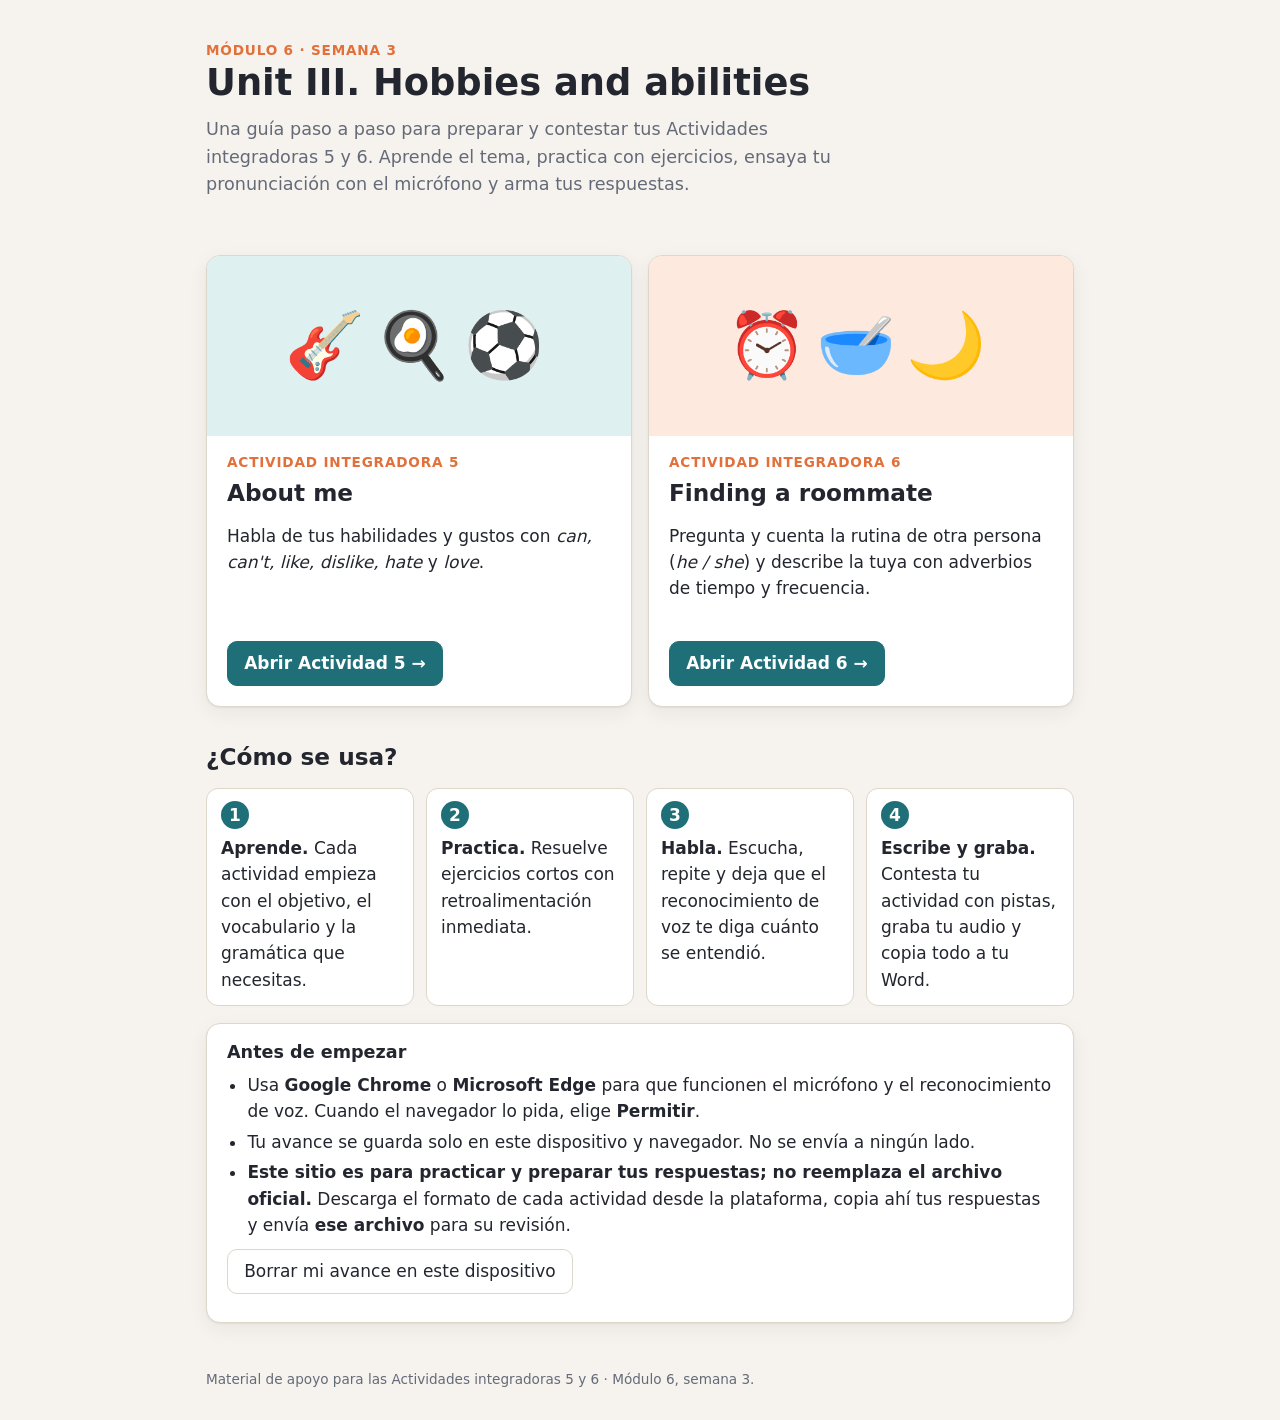
<file: index.html>
<!doctype html>
<html lang="es">
<head>
  <meta charset="utf-8">
  <meta name="viewport" content="width=device-width, initial-scale=1">
  <title>Unit III. Hobbies and abilities · M06 S3</title>
  <meta name="description" content="Guía interactiva para las Actividades integradoras 5 y 6 del Módulo 6, semana 3: vocabulario, práctica, ejercicios de voz y ayuda para escribir tus respuestas.">
  <link rel="stylesheet" href="assets/app.css">
</head>
<body>
  <div class="wrap">
    <header class="hero">
      <div class="step-kicker">Módulo 6 · Semana 3</div>
      <h1>Unit III. Hobbies and abilities</h1>
      <p>Una guía paso a paso para preparar y contestar tus Actividades integradoras 5 y 6. Aprende el tema, practica con ejercicios, ensaya tu pronunciación con el micrófono y arma tus respuestas.</p>
    </header>

    <div class="acts">
      <a class="card act" href="actividad-5.html">
        <div class="ban" aria-hidden="true">🎸🍳⚽</div>
        <div class="body">
          <div class="step-kicker">Actividad integradora 5</div>
          <h2>About me</h2>
          <p>Habla de tus habilidades y gustos con <span class="en">can, can't, like, dislike, hate</span> y <span class="en">love</span>.</p>
          <p class="small muted" id="prog-ai5"></p>
          <span class="btn primary">Abrir Actividad 5 →</span>
        </div>
      </a>
      <a class="card act" href="actividad-6.html">
        <div class="ban alt" aria-hidden="true">⏰🥣🌙</div>
        <div class="body">
          <div class="step-kicker">Actividad integradora 6</div>
          <h2>Finding a roommate</h2>
          <p>Pregunta y cuenta la rutina de otra persona (<span class="en">he / she</span>) y describe la tuya con adverbios de tiempo y frecuencia.</p>
          <p class="small muted" id="prog-ai6"></p>
          <span class="btn primary">Abrir Actividad 6 →</span>
        </div>
      </a>
    </div>

    <h2>¿Cómo se usa?</h2>
    <ol class="how">
      <li><b>Aprende.</b> Cada actividad empieza con el objetivo, el vocabulario y la gramática que necesitas.</li>
      <li><b>Practica.</b> Resuelve ejercicios cortos con retroalimentación inmediata.</li>
      <li><b>Habla.</b> Escucha, repite y deja que el reconocimiento de voz te diga cuánto se entendió.</li>
      <li><b>Escribe y graba.</b> Contesta tu actividad con pistas, graba tu audio y copia todo a tu Word.</li>
    </ol>

    <div class="card">
      <h3>Antes de empezar</h3>
      <ul class="clean">
        <li>Usa <b>Google Chrome</b> o <b>Microsoft Edge</b> para que funcionen el micrófono y el reconocimiento de voz. Cuando el navegador lo pida, elige <b>Permitir</b>.</li>
        <li>Tu avance se guarda solo en este dispositivo y navegador. No se envía a ningún lado.</li>
        <li><b>Este sitio es para practicar y preparar tus respuestas; no reemplaza el archivo oficial.</b> Descarga el formato de cada actividad desde la plataforma, copia ahí tus respuestas y envía <b>ese archivo</b> para su revisión.</li>
      </ul>
      <p class="noprint"><button type="button" id="reset">Borrar mi avance en este dispositivo</button></p>
    </div>

    <footer class="site">Material de apoyo para las Actividades integradoras 5 y 6 · Módulo 6, semana 3.</footer>
  </div>
  <script>
    (function () {
      var IDS = ["ai5", "ai6"];
      IDS.forEach(function (id) {
        try {
          var s = JSON.parse(localStorage.getItem("m06s2:" + id) || "null");
          if (s && s.seen && Object.keys(s.seen).length) document.getElementById("prog-" + id).textContent = "Ya empezaste: vas en el paso " + ((s.step || 0) + 1) + ".";
        } catch (e) {}
      });
      document.getElementById("reset").addEventListener("click", function () {
        if (!confirm("¿Borrar todas tus respuestas y tu avance de las dos actividades en este dispositivo? No se puede deshacer.")) return;
        try { IDS.forEach(function (id) { localStorage.removeItem("m06s2:" + id); }); } catch (e) {}
        location.reload();
      });
    })();
  </script>
</body>
</html>
</file>
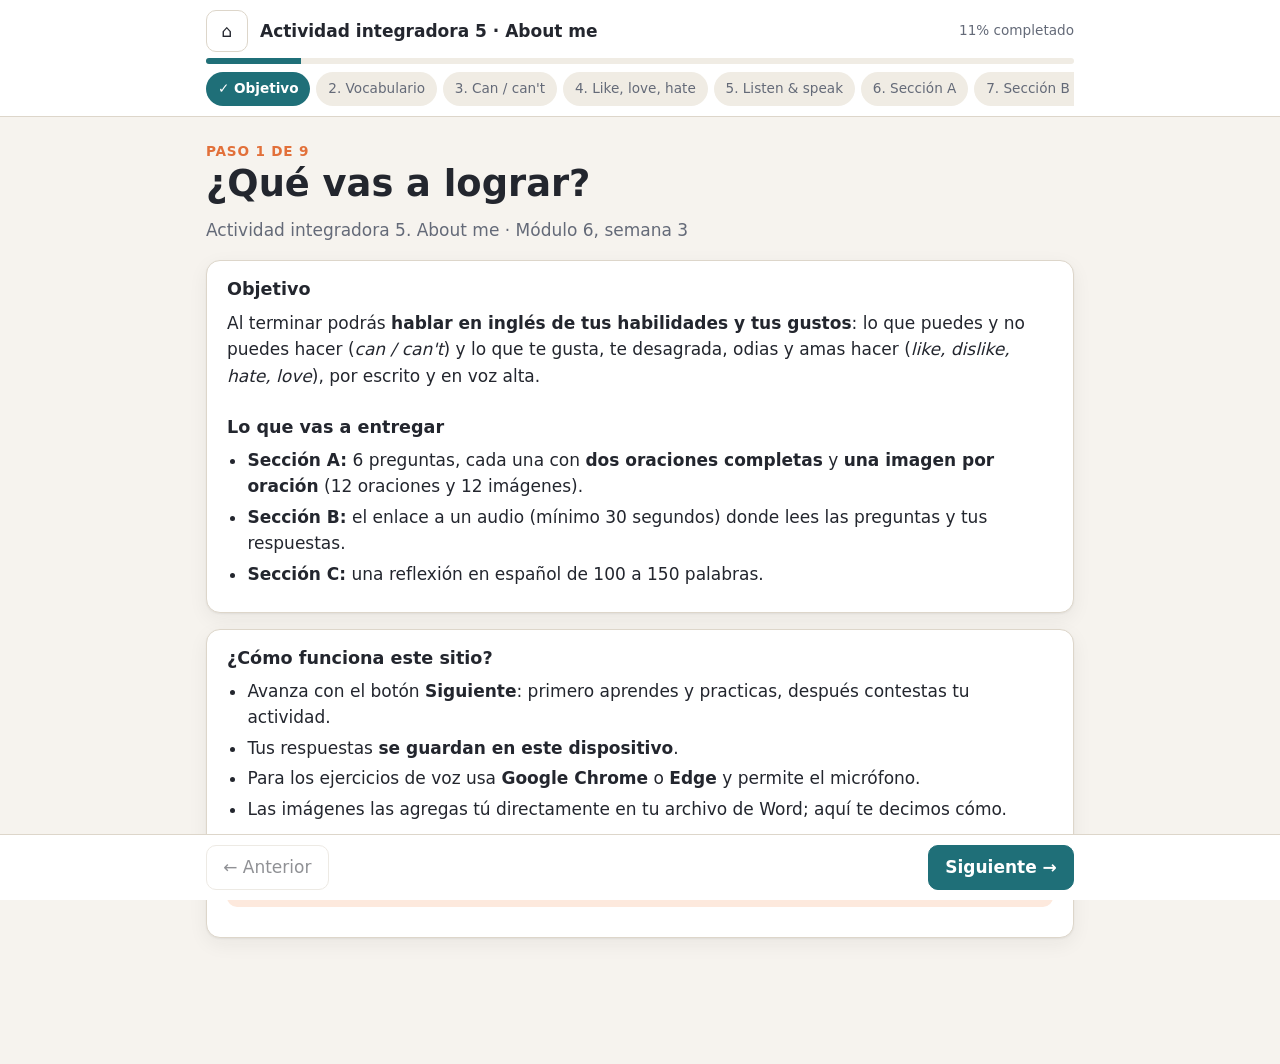
<file: actividad-5.html>
<!doctype html>
<html lang="es">
<head>
  <meta charset="utf-8">
  <meta name="viewport" content="width=device-width, initial-scale=1">
  <title>Actividad integradora 5 · About me</title>
  <meta name="description" content="Guía paso a paso para la Actividad integradora 5 (M06 S3): habla de tus habilidades y gustos con can, like, dislike, hate y love.">
  <link rel="stylesheet" href="assets/app.css">
</head>
<body>
  <noscript><p style="padding:20px">Este sitio necesita JavaScript para funcionar.</p></noscript>
  <script src="assets/ai5.js"></script>
  <script src="assets/app.js"></script>
</body>
</html>
</file>
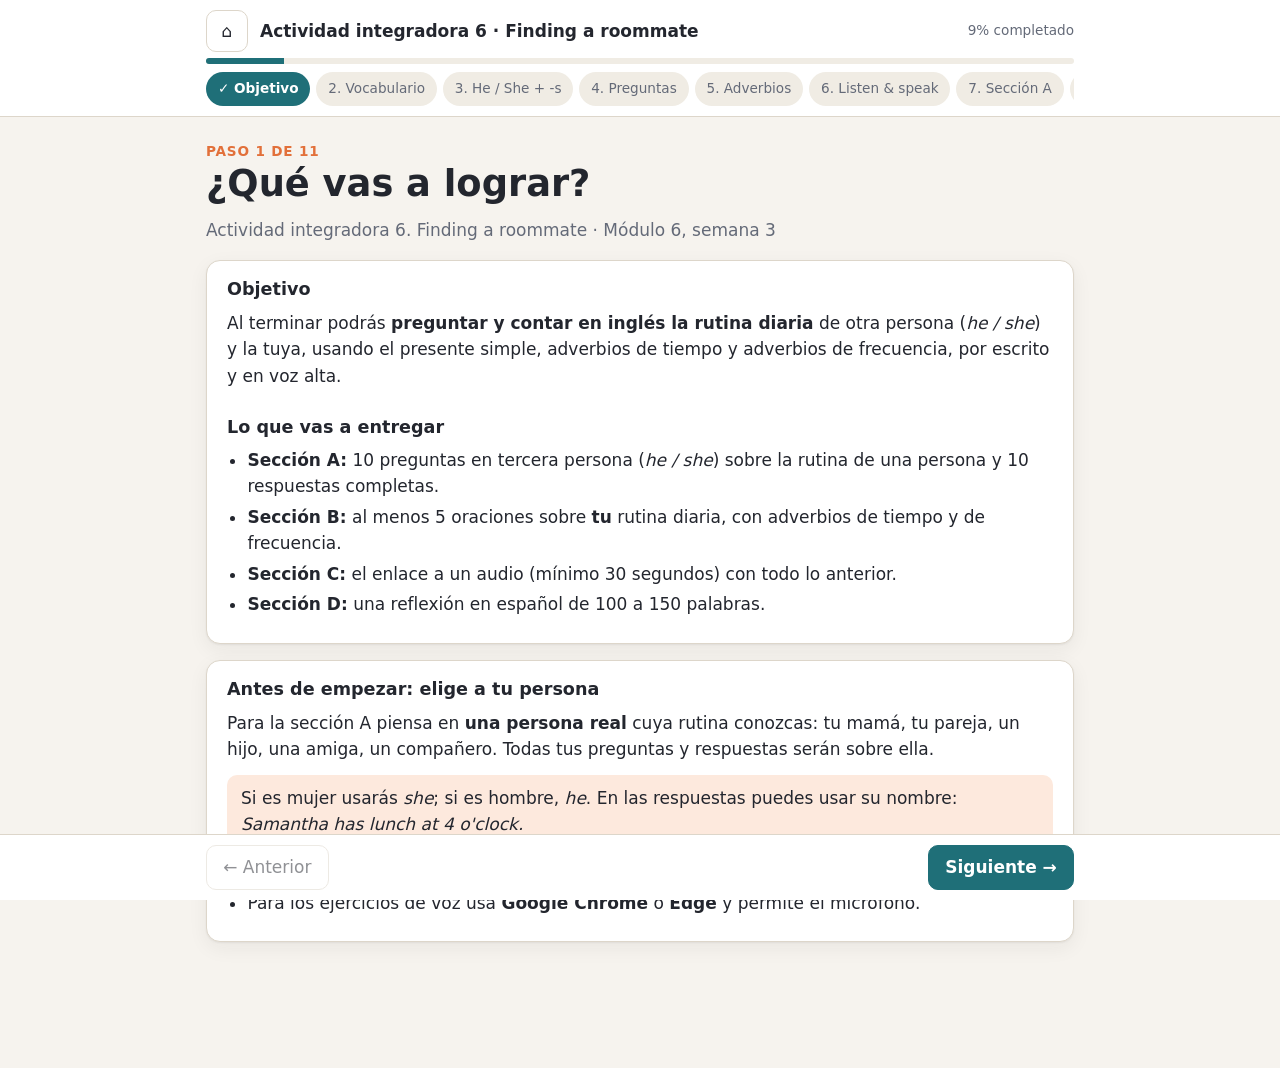
<file: actividad-6.html>
<!doctype html>
<html lang="es">
<head>
  <meta charset="utf-8">
  <meta name="viewport" content="width=device-width, initial-scale=1">
  <title>Actividad integradora 6 · Finding a roommate</title>
  <meta name="description" content="Guía paso a paso para la Actividad integradora 6 (M06 S3): pregunta y cuenta la rutina diaria en tercera persona y describe la tuya.">
  <link rel="stylesheet" href="assets/app.css">
</head>
<body>
  <noscript><p style="padding:20px">Este sitio necesita JavaScript para funcionar.</p></noscript>
  <script src="assets/ai6.js"></script>
  <script src="assets/app.js"></script>
</body>
</html>
</file>
<file: assets/app.css>
:root {
  --bg: #f6f3ee;
  --surface: #ffffff;
  --surface-2: #f0ece4;
  --ink: #23262e;
  --muted: #646a78;
  --line: #ddd6ca;
  --brand: #1f6f78;
  --brand-ink: #ffffff;
  --brand-soft: #dff0f1;
  --accent: #e2703a;
  --accent-soft: #fde9dd;
  --ok: #24804a;
  --ok-soft: #dff3e6;
  --bad: #b83a3a;
  --bad-soft: #fbe3e3;
  --warn-soft: #fff4cf;
  --radius: 14px;
  --shadow: 0 1px 2px rgba(30, 30, 40, .06), 0 6px 20px rgba(30, 30, 40, .06);
}
@media (prefers-color-scheme: dark) {
  :root {
    --bg: #15181d;
    --surface: #1e232b;
    --surface-2: #262c36;
    --ink: #eceef2;
    --muted: #a3aab8;
    --line: #353d4a;
    --brand: #5cc0c9;
    --brand-ink: #0d2225;
    --brand-soft: #1d3a3e;
    --accent: #f0935f;
    --accent-soft: #46291a;
    --ok: #6fd296;
    --ok-soft: #1c3a29;
    --bad: #f08a8a;
    --bad-soft: #472323;
    --warn-soft: #443a16;
    --shadow: none;
  }
}
* { box-sizing: border-box; }
[hidden] { display: none !important; }
.fig .zoom { position: absolute; right: 8px; top: 8px; min-height: 34px; padding: .2em .7em; font-size: .85rem; background: #fff; color: #23262e; border-color: #23262e; box-shadow: 0 1px 6px rgba(0, 0, 0, .35); }
html { scroll-behavior: smooth; }
body {
  margin: 0;
  background: var(--bg);
  color: var(--ink);
  font: 17px/1.55 system-ui, -apple-system, "Segoe UI", Roboto, sans-serif;
}
img { max-width: 100%; display: block; }
h1, h2, h3 { line-height: 1.2; text-wrap: balance; }
h1 { font-size: clamp(1.6rem, 4vw, 2.3rem); margin: 0 0 .3em; }
h2 { font-size: 1.45rem; margin: 0 0 .5em; }
h3 { font-size: 1.1rem; margin: 1.6em 0 .5em; }
p { margin: .6em 0; }
a { color: var(--brand); }
.en { font-style: italic; }
.muted { color: var(--muted); }
.small { font-size: .88rem; }
.wrap { max-width: 900px; margin: 0 auto; padding: 0 16px; }

/* ---------- buttons ---------- */
button, .btn {
  font: inherit; cursor: pointer; border-radius: 10px; border: 1px solid var(--line);
  background: var(--surface); color: var(--ink); padding: .5em .95em; text-decoration: none;
  display: inline-flex; align-items: center; gap: .4em; min-height: 42px;
}
button:hover, .btn:hover { border-color: var(--brand); }
button:focus-visible, .btn:focus-visible, textarea:focus-visible, input:focus-visible, select:focus-visible {
  outline: 3px solid var(--accent); outline-offset: 2px;
}
button:disabled { opacity: .5; cursor: not-allowed; }
.primary { background: var(--brand); color: var(--brand-ink); border-color: var(--brand); font-weight: 600; }
.ghost { background: transparent; }
.icon { min-width: 42px; justify-content: center; padding: .4em .6em; }
.rec-on { background: var(--bad); color: #fff; border-color: var(--bad); animation: pulse 1.2s infinite; }
@keyframes pulse { 50% { opacity: .7; } }
@media (prefers-reduced-motion: reduce) { .rec-on { animation: none; } html { scroll-behavior: auto; } }

/* ---------- header / stepper ---------- */
.top { background: var(--surface); border-bottom: 1px solid var(--line); position: sticky; top: 0; z-index: 20; }
.top-row { display: flex; align-items: center; gap: 12px; padding: 10px 0 6px; }
.top-row .title { font-weight: 700; flex: 1; min-width: 0; white-space: nowrap; overflow: hidden; text-overflow: ellipsis; }
.top-row .pct { font-size: .85rem; color: var(--muted); white-space: nowrap; }
.bar { height: 6px; background: var(--surface-2); border-radius: 99px; overflow: hidden; }
.bar > i { display: block; height: 100%; width: 0; background: var(--brand); transition: width .3s; }
.steps { display: flex; gap: 6px; overflow-x: auto; padding: 8px 0 10px; scrollbar-width: thin; }
.steps button {
  white-space: nowrap; font-size: .85rem; min-height: 34px; padding: .25em .8em; border-radius: 99px;
  background: var(--surface-2); border-color: transparent; color: var(--muted);
}
.steps button.cur { background: var(--brand); color: var(--brand-ink); font-weight: 600; }
.steps button.done:not(.cur) { background: var(--ok-soft); color: var(--ok); }

main { padding: 24px 0 110px; }
.step-kicker { color: var(--accent); font-weight: 700; font-size: .85rem; letter-spacing: .06em; text-transform: uppercase; }
.card {
  background: var(--surface); border: 1px solid var(--line); border-radius: var(--radius);
  padding: 18px 20px; margin: 16px 0; box-shadow: var(--shadow);
}
.card > h3:first-child { margin-top: 0; }
.task { font-weight: 600; }
.note { background: var(--brand-soft); border-radius: 10px; padding: 10px 14px; margin: 12px 0; }
.note.warn { background: var(--warn-soft); }
.note.accent { background: var(--accent-soft); }
.badge { display: inline-block; font-size: .78rem; font-weight: 700; border-radius: 99px; padding: .15em .7em; background: var(--ok-soft); color: var(--ok); margin-left: .5em; vertical-align: middle; }

.navfoot { position: fixed; left: 0; right: 0; bottom: 0; background: var(--surface); border-top: 1px solid var(--line); z-index: 20; }
.navfoot .wrap { display: flex; justify-content: space-between; gap: 10px; padding-top: 10px; padding-bottom: 10px; }

/* ---------- tables / lists ---------- */
.tbl-wrap { overflow-x: auto; }
table { border-collapse: collapse; width: 100%; }
th, td { text-align: left; padding: 8px 10px; border-bottom: 1px solid var(--line); vertical-align: top; }
th { font-size: .85rem; color: var(--muted); }
ul.clean { padding-left: 1.2em; margin: .4em 0; }
ul.clean li { margin: .25em 0; }

/* ---------- vocab cards ---------- */
.vocab { display: grid; grid-template-columns: repeat(auto-fill, minmax(140px, 1fr)); gap: 10px; }
.vocab button {
  flex-direction: column; align-items: flex-start; gap: 0; padding: 10px 12px; text-align: left; min-height: 74px;
  background: var(--surface-2); border-color: transparent;
}
.vocab .emo { font-size: 1.5rem; line-height: 1.2; }
.vocab .w { font-weight: 700; }
.vocab .t { font-size: .85rem; color: var(--muted); }
.vocab button.heard { background: var(--brand-soft); }

/* ---------- prepositions art ---------- */
.preps { display: grid; grid-template-columns: repeat(auto-fill, minmax(150px, 1fr)); gap: 10px; }
.prep { background: var(--surface-2); border-radius: 12px; padding: 10px; text-align: center; }
.prep .art { height: 78px; position: relative; font-size: 1.7rem; }
.prep .art span { position: absolute; transform: translate(-50%, -50%); }
.prep b { display: block; }
.prep small { color: var(--muted); }
.prep button { margin-top: 6px; min-height: 32px; padding: .1em .6em; font-size: .85rem; }

/* ---------- figures with markers ---------- */
.fig { position: relative; margin: 12px auto; border-radius: 12px; overflow: hidden; border: 1px solid var(--line); background: #fff; max-width: 620px; }
.fig.tall { max-width: 420px; }
.fig.map { max-width: 100%; }
.fig img { width: 100%; }
.fig .mk {
  position: absolute; transform: translate(-50%, -50%); width: 30px; height: 30px; border-radius: 50%;
  background: #e2703a; color: #fff; font-weight: 800; display: grid; place-items: center;
  border: 2px solid #fff; box-shadow: 0 1px 6px rgba(0, 0, 0, .45); font-size: .95rem;
}
.fig .mk.dim { opacity: .35; }
.fig .ov { position: absolute; border: 2px solid #fff; box-shadow: 0 1px 6px rgba(0, 0, 0, .4); }
.fig-cap { text-align: center; font-size: .85rem; color: var(--muted); margin-top: -4px; }
.rooms { display: grid; grid-template-columns: repeat(auto-fit, minmax(250px, 1fr)); gap: 12px; align-items: start; }
.rooms .fig { margin: 0; max-width: none; }

/* ---------- exercises ---------- */
.q { padding: 12px 0; border-top: 1px solid var(--line); }
.q:first-of-type { border-top: 0; }
.opts { display: flex; flex-wrap: wrap; gap: 8px; margin-top: 8px; }
.opts button.right { background: var(--ok-soft); border-color: var(--ok); color: var(--ok); font-weight: 600; }
.opts button.wrong { background: var(--bad-soft); border-color: var(--bad); color: var(--bad); }
.fb { font-size: .92rem; margin-top: 6px; min-height: 1.2em; }
.fb.ok { color: var(--ok); }
.fb.no { color: var(--bad); }
select { font: inherit; padding: .25em .4em; border-radius: 8px; border: 1px solid var(--line); background: var(--surface); color: var(--ink); }
select.right { border-color: var(--ok); background: var(--ok-soft); }
select.wrong { border-color: var(--bad); background: var(--bad-soft); }
.gapline { margin: 10px 0; }

.match { display: grid; grid-template-columns: 1fr 1fr; gap: 8px 14px; }
.match button { width: 100%; justify-content: flex-start; text-align: left; }
.match button.sel { border-color: var(--accent); background: var(--accent-soft); }
.match button.right { background: var(--ok-soft); border-color: var(--ok); color: var(--ok); }
.match button.wrong { background: var(--bad-soft); border-color: var(--bad); }

.tiles { display: flex; flex-wrap: wrap; gap: 8px; min-height: 48px; padding: 8px; border-radius: 10px; }
.tiles.answer { border: 2px dashed var(--line); background: var(--surface-2); margin-bottom: 8px; }
.tiles.answer.right { border-color: var(--ok); background: var(--ok-soft); }
.tiles.col { flex-direction: column; }
.tiles.col button { justify-content: flex-start; text-align: left; }

/* ---------- writing ---------- */
textarea, input[type=text], input[type=url] {
  font: inherit; width: 100%; padding: 10px 12px; border-radius: 10px; border: 1px solid var(--line);
  background: var(--surface); color: var(--ink);
}
textarea { min-height: 90px; resize: vertical; }
.checks { list-style: none; padding: 0; margin: 10px 0 0; }
.checks li { padding: 4px 0 4px 1.7em; position: relative; font-size: .93rem; }
.checks li::before { position: absolute; left: 0; }
.checks li.ok::before { content: "✅"; }
.checks li.no::before { content: "✏️"; }
.checks li.no { color: var(--bad); }
.row { display: flex; flex-wrap: wrap; gap: 8px; align-items: center; margin-top: 10px; }
.hint { background: var(--warn-soft); border-radius: 10px; padding: 8px 12px; margin-top: 8px; font-size: .93rem; }
.gq { border-top: 2px solid var(--line); padding-top: 18px; margin-top: 22px; }
.gq:first-of-type { border-top: 0; margin-top: 0; padding-top: 0; }
.gq h3 { margin-top: 0; }
.counter { font-size: .88rem; color: var(--muted); }
.counter.ok { color: var(--ok); font-weight: 600; }

/* ---------- voice ---------- */
.vrow { padding: 12px 0; border-top: 1px solid var(--line); }
.vrow:first-of-type { border-top: 0; }
.vtext { font-size: 1.08rem; }
.vtext .hit { color: var(--ok); font-weight: 600; }
.vtext .miss { color: var(--bad); text-decoration: underline wavy; }
.heard { font-size: .9rem; color: var(--muted); }
.timer { font-variant-numeric: tabular-nums; font-size: 2rem; font-weight: 800; }
.timer.ok { color: var(--ok); }
.script { background: var(--surface-2); border-radius: 12px; padding: 12px 16px; font-size: 1.08rem; max-height: 300px; overflow: auto; }
.script p { margin: .5em 0; }
audio { width: 100%; margin-top: 10px; }

/* ---------- summary ---------- */
.sum-item { border-top: 1px solid var(--line); padding: 10px 0; }
.sum-item:first-of-type { border-top: 0; }
.sum-item .lbl { font-weight: 700; font-size: .92rem; }
.sum-item .val { white-space: pre-wrap; }
.sum-item .empty { color: var(--bad); }

/* ---------- home ---------- */
.hero { padding: 40px 0 10px; }
.hero p { font-size: 1.1rem; color: var(--muted); max-width: 60ch; }
.acts { display: grid; grid-template-columns: repeat(auto-fit, minmax(270px, 1fr)); gap: 16px; margin: 20px 0; }
.act { display: flex; flex-direction: column; text-decoration: none; color: inherit; overflow: hidden; padding: 0; }
.act img { height: 180px; width: 100%; object-fit: cover; background: #fff; }
.act .body { padding: 16px 20px 20px; display: flex; flex-direction: column; gap: 6px; flex: 1; }
.act .body .btn { margin-top: auto; align-self: flex-start; }
.act h2 { margin: 0; }
.act .ban { height: 180px; display: grid; place-items: center; font-size: 4rem; letter-spacing: .15em; background: var(--brand-soft); }
.act .ban.alt { background: var(--accent-soft); }
.week { margin: 34px 0 0; }
.how { display: grid; grid-template-columns: repeat(auto-fit, minmax(190px, 1fr)); gap: 12px; padding: 0; list-style: none; counter-reset: how; }
.how li { background: var(--surface); border: 1px solid var(--line); border-radius: 12px; padding: 12px 14px; counter-increment: how; }
.how li::before { content: counter(how); display: grid; place-items: center; width: 28px; height: 28px; border-radius: 50%; background: var(--brand); color: var(--brand-ink); font-weight: 700; margin-bottom: 6px; }
footer.site { color: var(--muted); font-size: .85rem; padding: 30px 0; }

@media (max-width: 560px) {
  body { font-size: 16px; }
  .card { padding: 14px; }
  .match { gap: 8px; }
}
@media print {
  .top, .navfoot, .noprint { display: none !important; }
  body { background: #fff; }
  .card { box-shadow: none; border: 0; padding: 0; }
}
</file>
